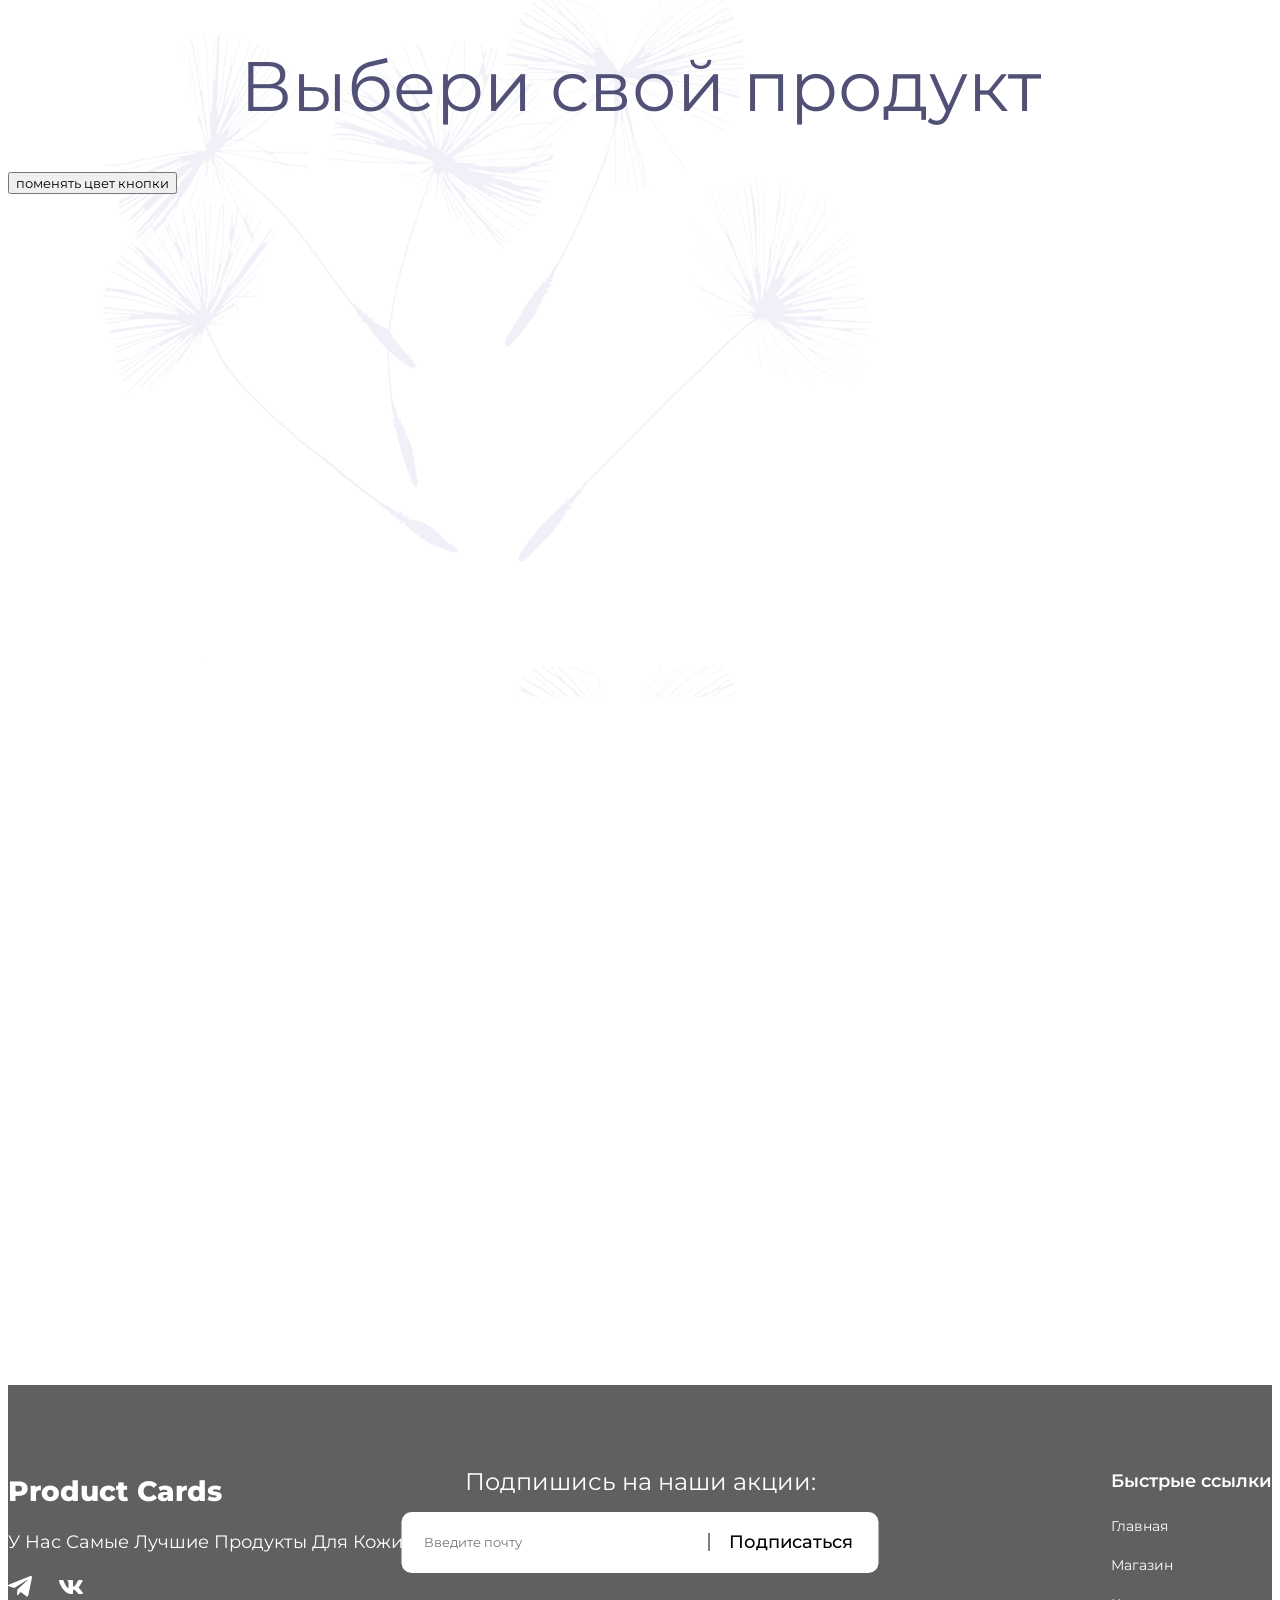
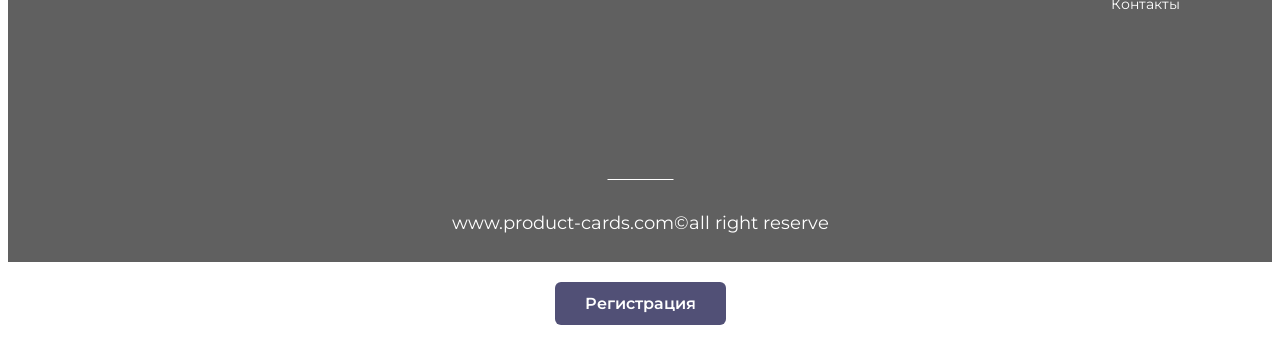
<file: index.html>
<!DOCTYPE html>
<html lang="en">
<head>
  <meta charset="UTF-8">
  <meta name="viewport" content="width=device-width, initial-scale=1.0">
  <link rel="preconnect" href="https://fonts.googleapis.com">
  <link rel="preconnect" href="https://fonts.gstatic.com" crossorigin>
  <link href="https://fonts.googleapis.com/css2?family=Montserrat:ital,wght@0,100..900;1,100..900&display=swap" rel="stylesheet">
  <link rel="stylesheet" href="style/style.css">
  <title>Document</title>
</head>
<body style="font-family: Montserrat;">
  <div class="bg-main"></div>
  <main>
    <h1 class="main-title">Выбери свой продукт</h1>
    <button id="color-btn">поменять цвет кнопки</button>

    <div class="product-card-wrapper"></div>

    <template id="product-card-template">
      <section class="product-card">
        <img class="product-card__img" src="" alt="">
        <p class="product-card__skin-type"></p>
        <h3 class="product-card__name"></h3>
        <p class="product-card__descr"></p>
        <span>Состав:</span>
        <ul class="product-card__ingredients-list"></ul>
        <div class="product-card__price-wrapper">
          <span class="product-card__price-text">Цена</span>
          <span class="product-card__price"></span>
        </div>
      </section>
    </template>
  </main>
  <footer class="shop-footer">
    <div class="footer-container">
      <div>
        <h2 class="footer-title">Product Cards</h2>
        <p class="footer-subtitle">У нас самые лучшие продукты для кожи!</p>
        <div class="footer-social">
          <img src="./icons/telegram-icon.svg" alt="Telegram" class="footer-social__icon">
          <img src="./icons/vk-icon.svg" alt="VK" class="footer-social__icon">
        </div>
      </div>
      <p class="footer-center-text">Подпишись на наши акции:</p>
      <form class="footer-subscribe-box" id="subscribe-form">
        <input type="email" name="email" class="subscribe-input" placeholder="Введите почту" required>
        <button type="submit" class="footer-button">Подписаться</button>
      </form>
      <nav class="footer-nav">
        <a href="#" class="footer-nav__main">Быстрые ссылки</a>
        <div class="footer-nav__links">
          <a href="#" class="footer-link">Главная</a>
          <a href="#" class="footer-link">Магазин</a>
          <a href="#" class="footer-link">Контакты</a>
        </div>
      </nav>   
    </div>
    <p class="footer-site">www.product-cards.com©all right reserve</p>
  </footer>

  <button id="register-btn">Регистрация</button>
  <div class="overlay"></div>
   
  <div class="modal" id="js-modal">
    <div class="modal__content">
      <button class="modal__close" type="button">x</button>
      <h2 class="registration-title">Регистрация</h2>
      <form class="registration-form" id="reg-form">
        <label for="firstName">Имя</label>
        <input id="firstName" name="firstName" placeholder="Введите имя" required>

        <label for="lastName">Фамилия</label>
        <input id="lastName" name="lastName" placeholder="Введите фамилию" required>

        <label for="birthDate">Дата рождения</label>
        <input id="birthDate" name="birthDate" type="date" required>

        <label for="login">Логин</label>
        <input id="login" type="email" name="login" required minlength="5">

        <label for="password">Пароль</label>
        <input id="password" name="password" type="password" required minlength="6">

        <label for="repeatPassword">Повтор пароля</label>
        <input id="repeatPassword" name="repeatPassword" type="password" required minlength="6">

        <button type="submit">Зарегистрироваться</button>
      </form>
    </div>
  </div>
  
    <script type="module" src="main.js"></script>
</body>
</html>
</file>
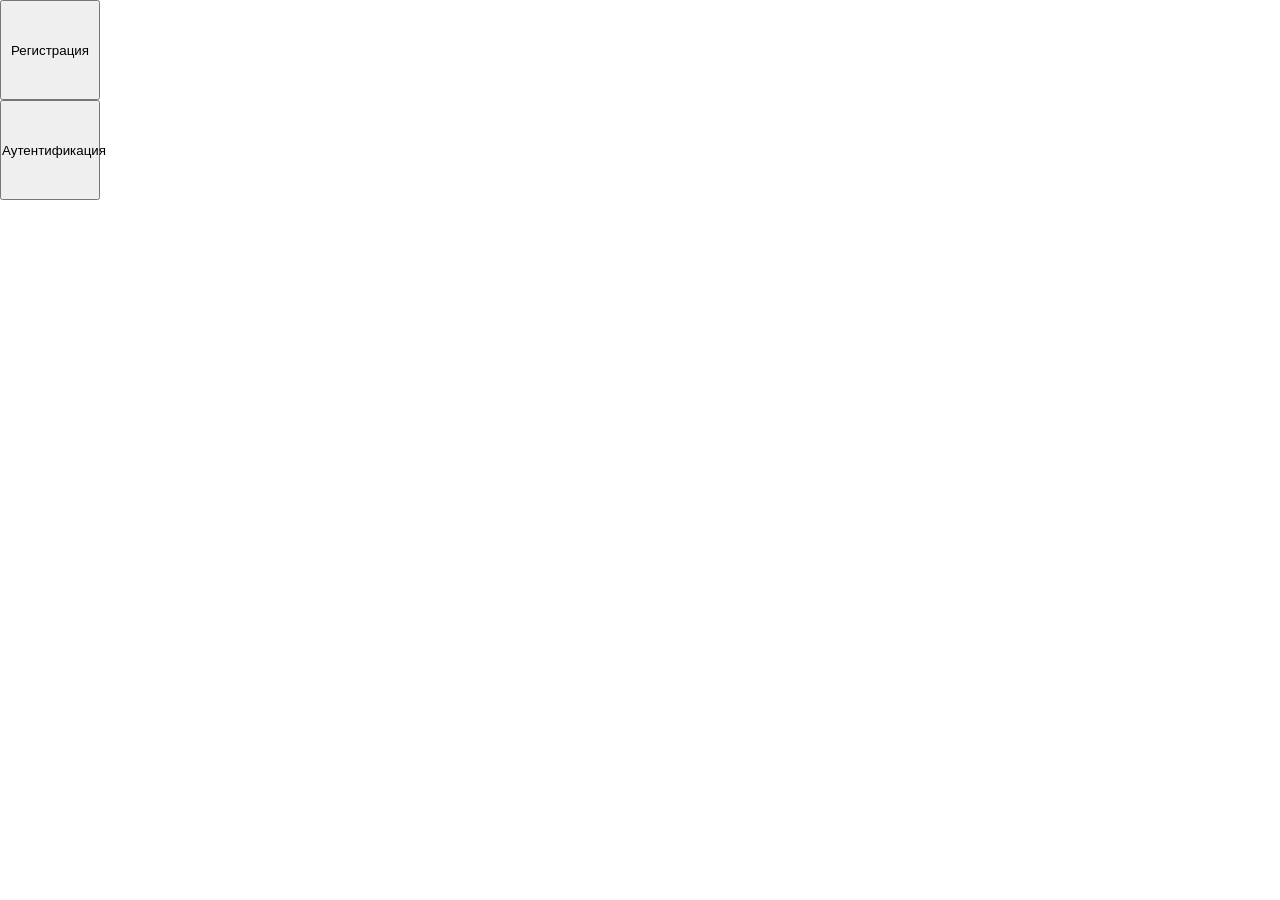
<file: homework-12/index.html>
<!DOCTYPE html>
<html lang="en">
<head>
  <meta charset="UTF-8">
  <meta name="viewport" content="width=device-width, initial-scale=1.0">
  <title>Document</title>
  <link rel="stylesheet" href="style.css">
</head>
<body>
  <div class="overlay" id="overlay"></div>

  <button class="button" id="registration-button">Регистрация</button>
  <button class="button" id="auth-button">Аутентификация</button>

  <div id="registration-modal" class="modal">
    <button class="modal-close-button">X</button>
    <h1>Регистрация</h1>
    <span>Пароль</span>
    <span>Повторите пароль</span>
    <span>Логин</span>
    <span>Почта</span>
  </div>

  <div id="auth-modal" class="modal">
    <button class="modal-close-button">X</button>
    <h1>Аутентификация</h1>
    <p>Логин</p>
    <p>Пароль</p>
  </div>

  <script type="module" src="script.js"></script>
</body>
</html>
</file>
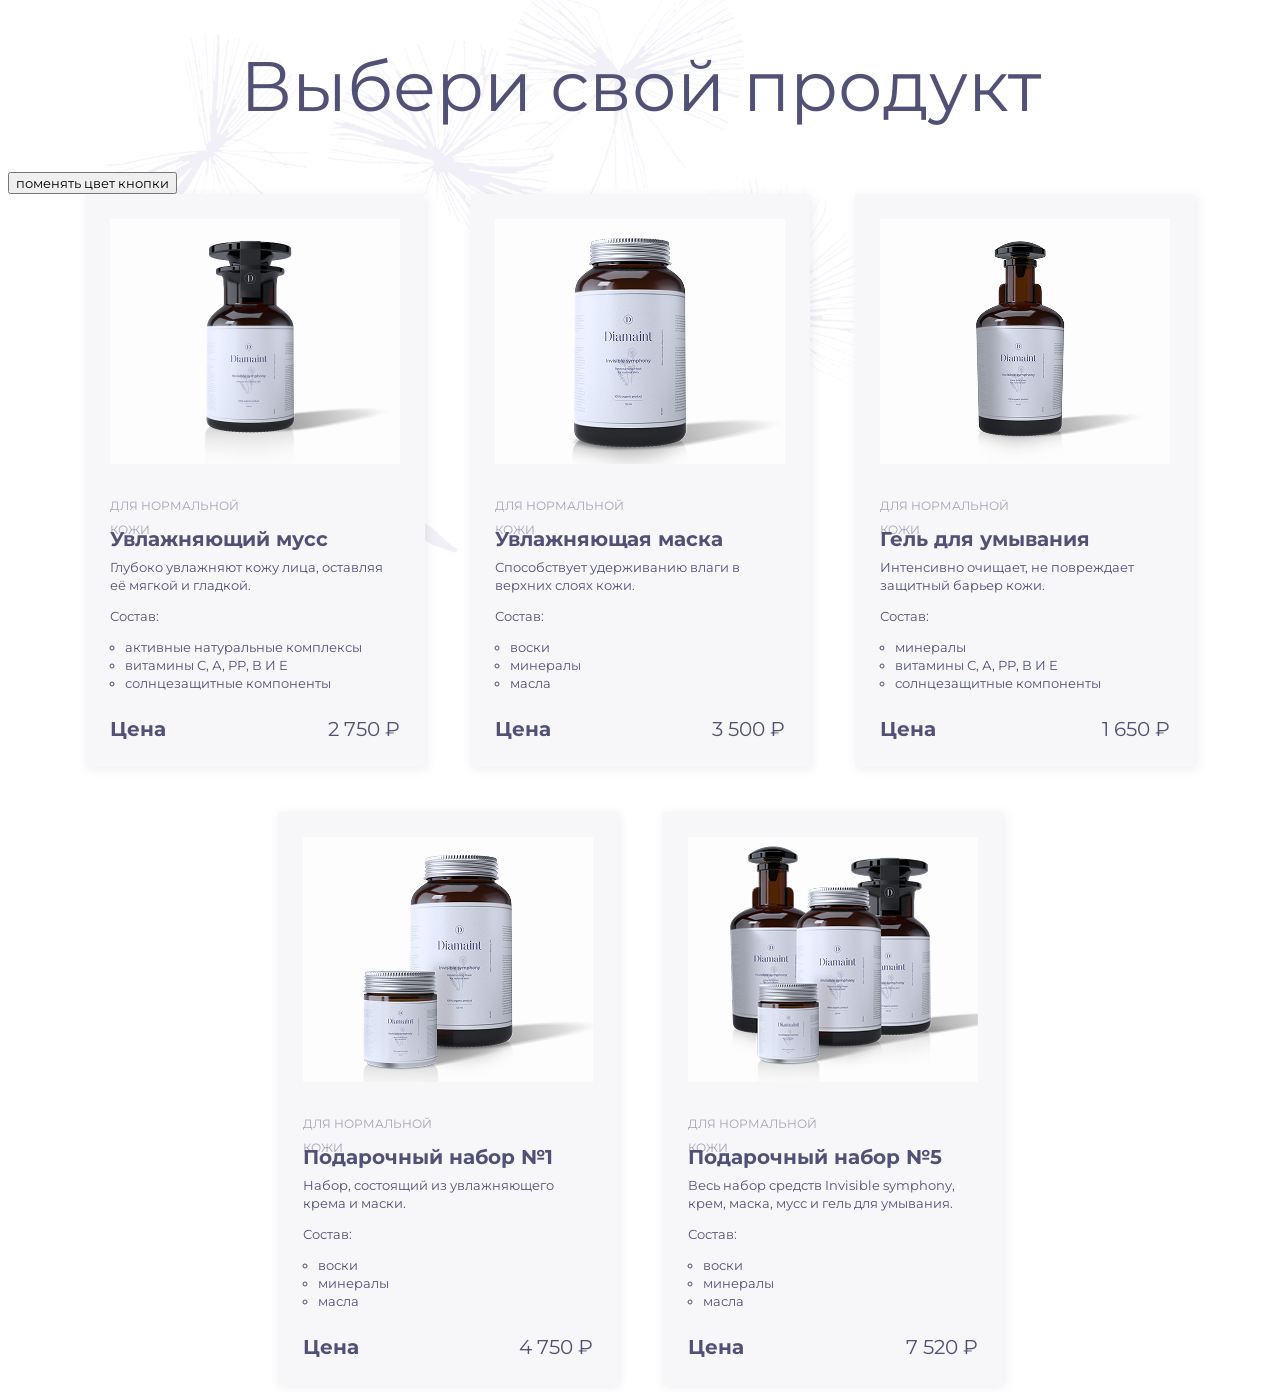
<file: indexCopy.html>
<!DOCTYPE html>
<html lang="en">
<head>
  <meta charset="UTF-8">
  <meta name="viewport" content="width=device-width, initial-scale=1.0">
  <link rel="preconnect" href="https://fonts.googleapis.com">
  <link rel="preconnect" href="https://fonts.gstatic.com" crossorigin>
  <link href="https://fonts.googleapis.com/css2?family=Montserrat:ital,wght@0,100..900;1,100..900&display=swap" rel="stylesheet">
  <link rel="stylesheet" href="style/style.css">
  <title>Document</title>
</head>
<body style="font-family: Montserrat;">
  <div class="bg-main"></div>
  <main>
    <h1 class="main-title">Выбери свой продукт</h1>
    <button id="color-btn">поменять цвет кнопки</button>
    <div class="product-card-wrapper">
      <section class="product-card">
          <img src="/images/moisturizing-mousse.png" alt="Увлажняющий мусс" class="product-card__img" width="290" height="245">  
          <p class="product-card__for-skin">для нормальной кожи</p>
          <h3 class="product-card__title">Увлажняющий мусс</h3>
          <p class="product-card__descr">Глубоко увлажняют кожу лица, оставляя её мягкой и гладкой.</p>
          <span class="product-card__text">Состав:</span>
          <ul class="product-card__composition">
            <li class="product-card__item" type="circle">активные натуральные комплексы</li>
            <li class="product-card__item" type="circle">витамины С, А, РР, В И Е</li>
            <li class="product-card__item" type="circle">солнцезащитные компоненты</li>
          </ul>
          <div class="product-card__price-wrapper">
            <span class="product-card__price-text">Цена</span>
            <span class="product-card__price">2 750 &#8381</span>
        </div>
      </section> 
      <section class="product-card">
          <img src="/images/moisturizing-mask.png" alt="Увлажняющая маска" class="product-card__img" width="290" height="245">  
          <p class="product-card__for-skin">для нормальной кожи</p>
          <h3 class="product-card__title">Увлажняющая маска</h3>
          <p class="product-card__descr">Способствует удерживанию влаги в верхних слоях кожи.</p>
          <span class="product-card__text">Состав:</span>
          <ul class="product-card__composition">
            <li class="product-card__item" type="circle">воски</li>
            <li class="product-card__item" type="circle">минералы</li>
            <li class="product-card__item" type="circle">масла</li>
          </ul>
          <div class="product-card__price-wrapper">
            <span class="product-card__price-text">Цена</span>
            <span class="product-card__price">3 500 &#8381</span>
        </div>
      </section> 
      <section class="product-card">
          <img src="/images/face-wash-gel.png" alt="Гель для умывания" class="product-card__img" width="290" height="245">  
          <p class="product-card__for-skin">для нормальной кожи</p>
          <h3 class="product-card__title">Гель для умывания</h3>
          <p class="product-card__descr">Интенсивно очищает, не повреждает защитный барьер кожи.</p>
          <span class="product-card__text">Состав:</span>
          <ul class="product-card__composition">
            <li class="product-card__item" type="circle">минералы</li>
            <li class="product-card__item" type="circle">витамины С, А, РР, В И Е</li>
            <li class="product-card__item" type="circle">солнцезащитные компоненты</li>
          </ul>
          <div class="product-card__price-wrapper">
            <span class="product-card__price-text">Цена</span>
            <span class="product-card__price">1 650 &#8381</span>
        </div>
      </section> 
      <section class="product-card">
          <img src="/images/gift-set-number-1.png" alt="Подарочный набор №1" class="product-card__img" width="290" height="245">  
          <p class="product-card__for-skin">для нормальной кожи</p>
          <h3 class="product-card__title">Подарочный набор №1</h3>
          <p class="product-card__descr">Набор, состоящий из увлажняющего крема и маски.</p>
          <span class="product-card__text">Состав:</span>
          <ul class="product-card__composition">
            <li class="product-card__item" type="circle">воски</li>
            <li class="product-card__item" type="circle">минералы</li>
            <li class="product-card__item" type="circle">масла</li>
          </ul>
          <div class="product-card__price-wrapper">
            <span class="product-card__price-text">Цена</span>
            <span class="product-card__price">4 750 &#8381</span>
        </div>
      </section> 
      <section class="product-card">
          <img src="/images/gift-set-number-5.png" alt="Подарочный набор №5" class="product-card__img" width="290" height="245">  
          <p class="product-card__for-skin">для нормальной кожи</p>
          <h3 class="product-card__title">Подарочный набор №5</h3>
          <p class="product-card__descr">Весь набор средств Invisible symphony, крем, маска, мусс и гель для умывания.</p>
          <span class="product-card__text">Состав:</span>
          <ul class="product-card__composition">
            <li class="product-card__item" type="circle">воски</li>
            <li class="product-card__item" type="circle">минералы</li>
            <li class="product-card__item" type="circle">масла</li>
          </ul>
          <div class="product-card__price-wrapper">
            <span class="product-card__price-text">Цена</span>
            <span class="product-card__price">7 520 &#8381</span>
        </div>
      </section> 
    </div>
    <script src="script.js"></script>
    <script src="homework-5.js"></script>
    <script src="homework-6.js"></script>
    <script type="module" src="homework-7.js"></script>
    <script type="module" src="homework-8.js"></script>
  </main>
</body>
</html>
</file>
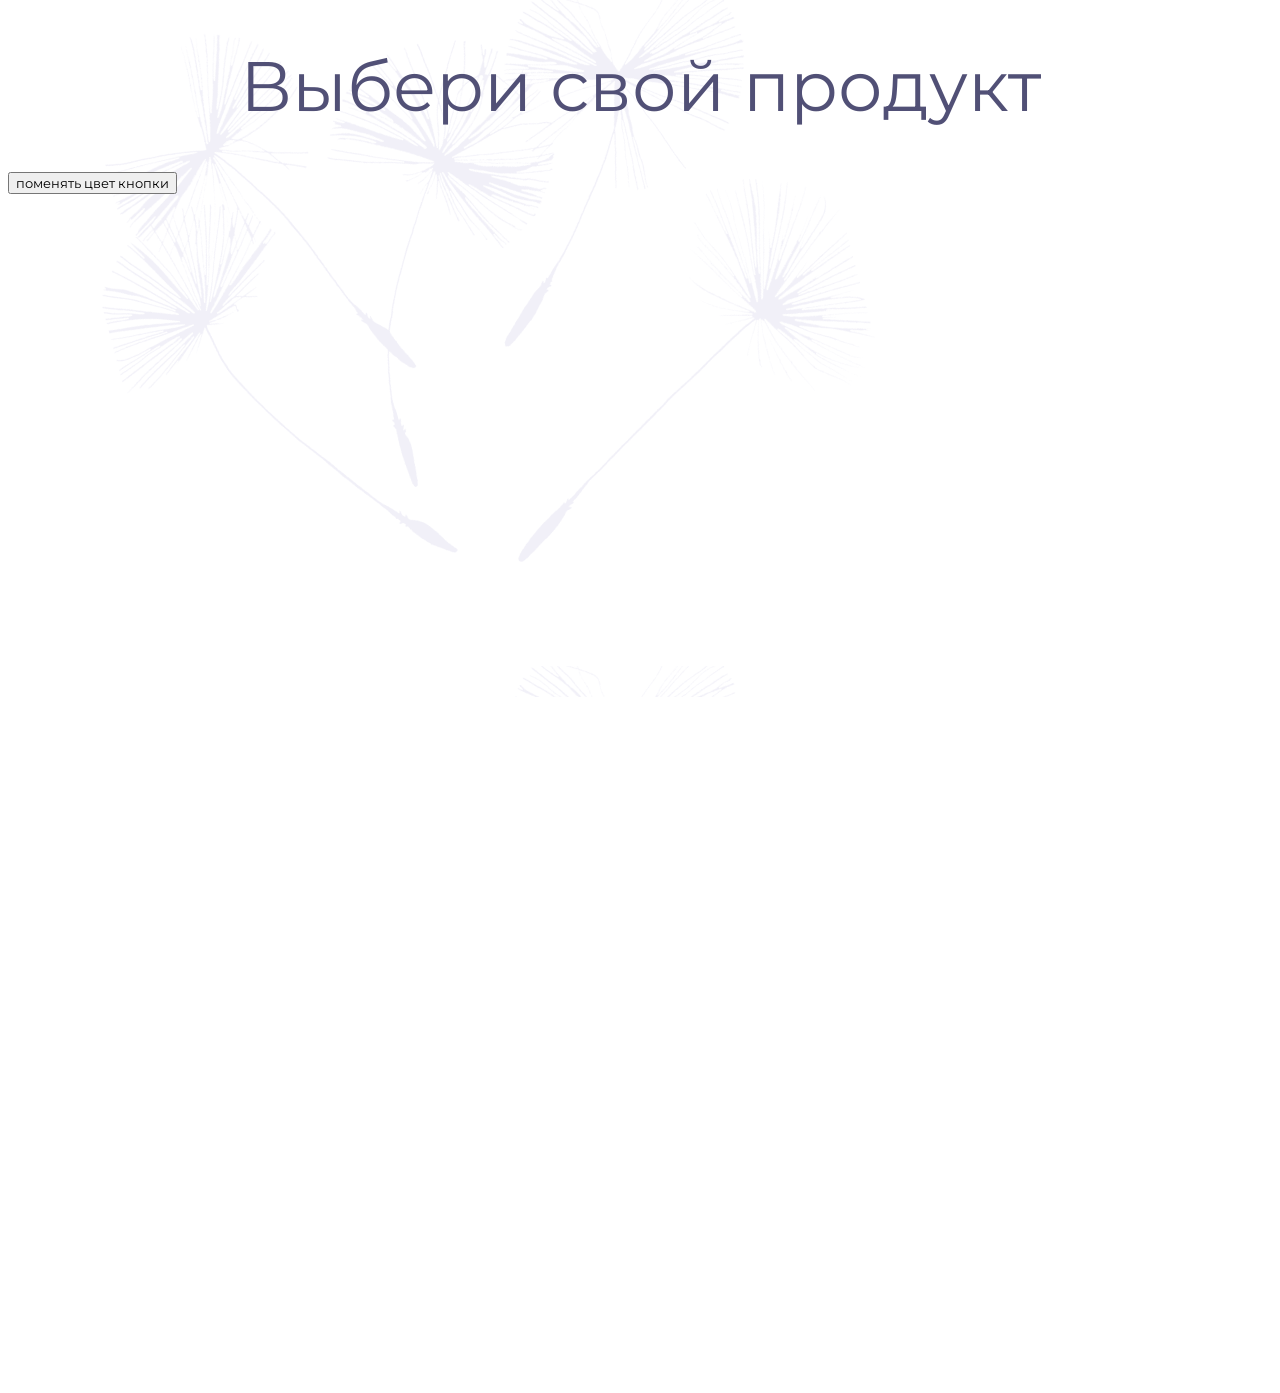
<file: indexCopy2.html>
<!DOCTYPE html>
<html lang="en">
<head>
  <meta charset="UTF-8">
  <meta name="viewport" content="width=device-width, initial-scale=1.0">
  <link rel="preconnect" href="https://fonts.googleapis.com">
  <link rel="preconnect" href="https://fonts.gstatic.com" crossorigin>
  <link href="https://fonts.googleapis.com/css2?family=Montserrat:ital,wght@0,100..900;1,100..900&display=swap" rel="stylesheet">
  <link rel="stylesheet" href="style/style.css">
  <title>Document</title>
</head>
<body style="font-family: Montserrat;">
  <div class="bg-main"></div>
  <main>
    <h1 class="main-title">Выбери свой продукт</h1>
    <button id="color-btn">поменять цвет кнопки</button>

    <div class="product-card-wrapper"></div>

    <template id="product-card-template">
      <section class="product-card">
        <img class="product-card__img" src="" alt="">
        <p class="product-card__skin-type"></p>
        <h3 class="product-card__name"></h3>
        <p class="product-card__descr"></p>
        <span>Состав:</span>
        <ul class="product-card__ingredients-list"></ul>
        <div class="product-card__price-wrapper">
          <span class="product-card__price-text">Цена</span>
          <span class="product-card__price"></span>
        </div>
      </section>
    </template>

    <script src="script.js"></script>
    <script src="homework-5.js"></script>
    <script src="homework-6.js"></script>
    <script type="module" src="homework-7.js"></script>
    <script type="module" src="homework-8.js"></script>
  </main>
</body>
</html>
</file>
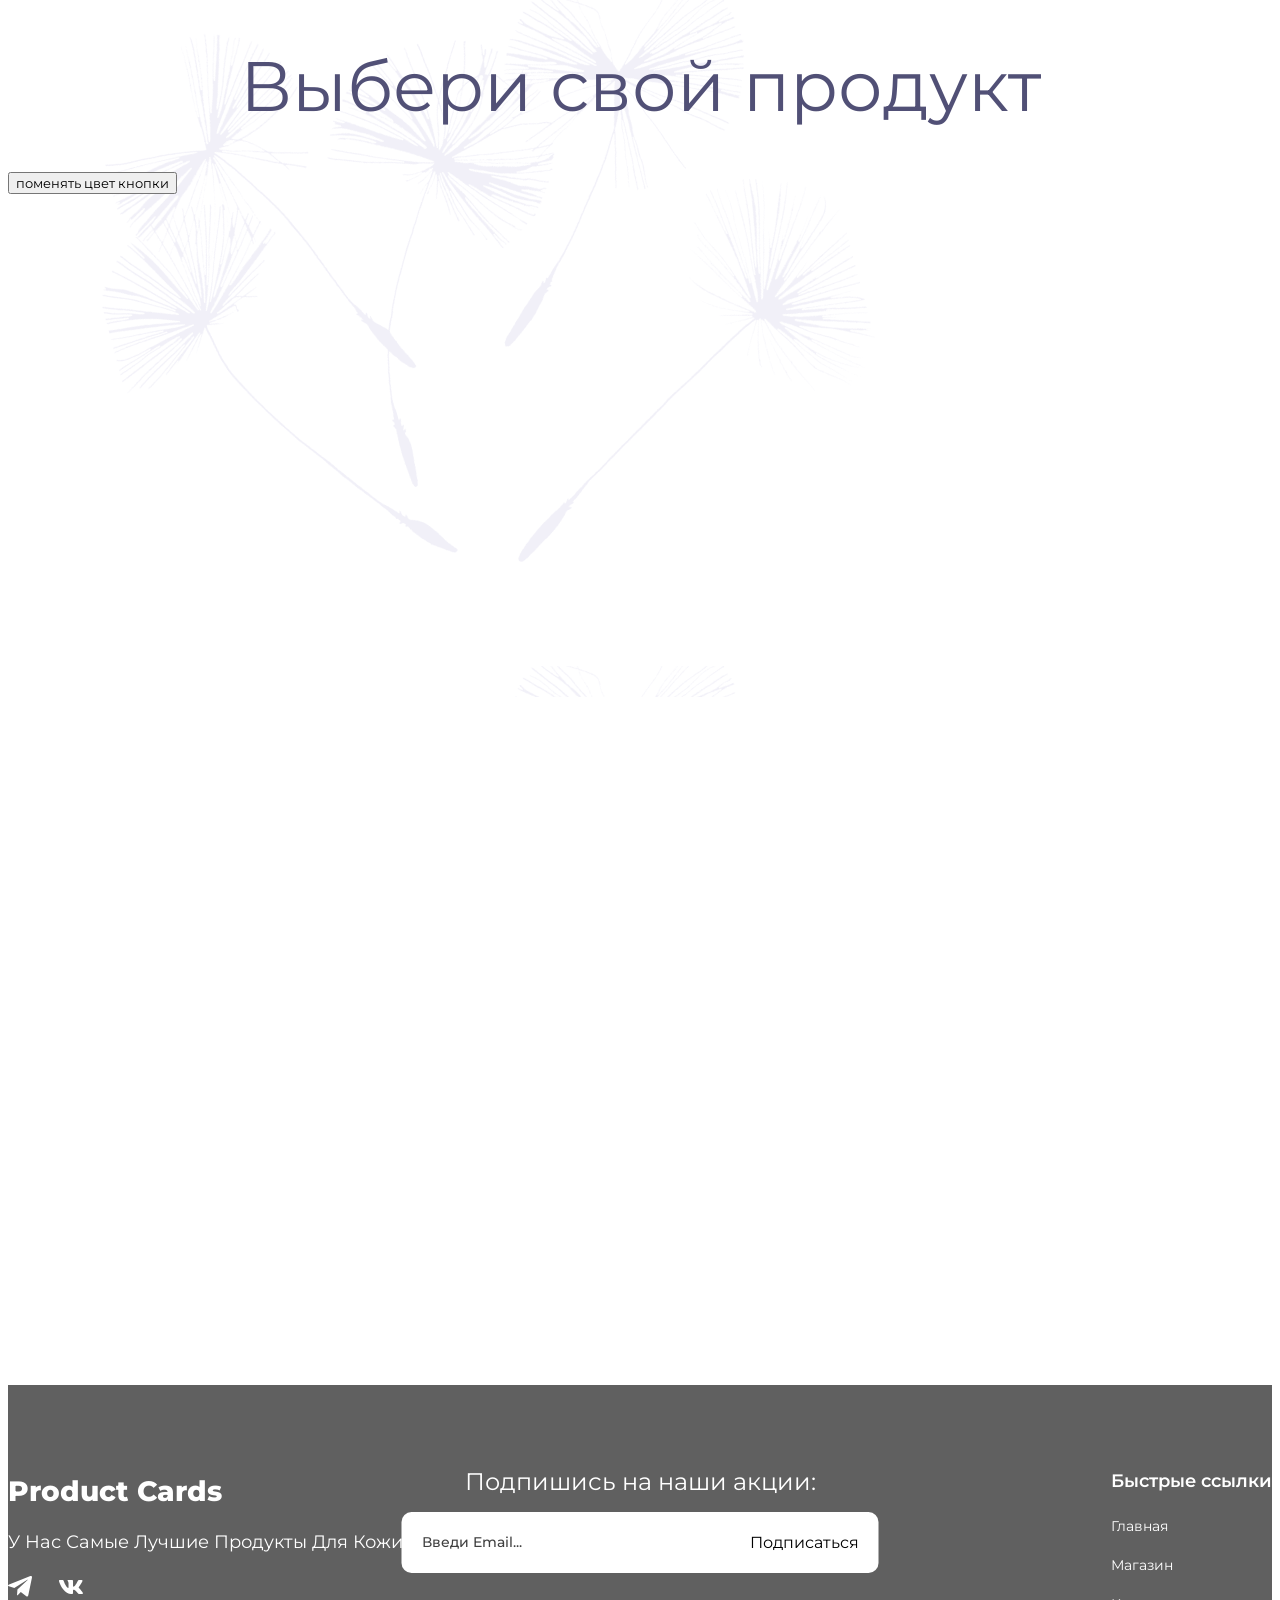
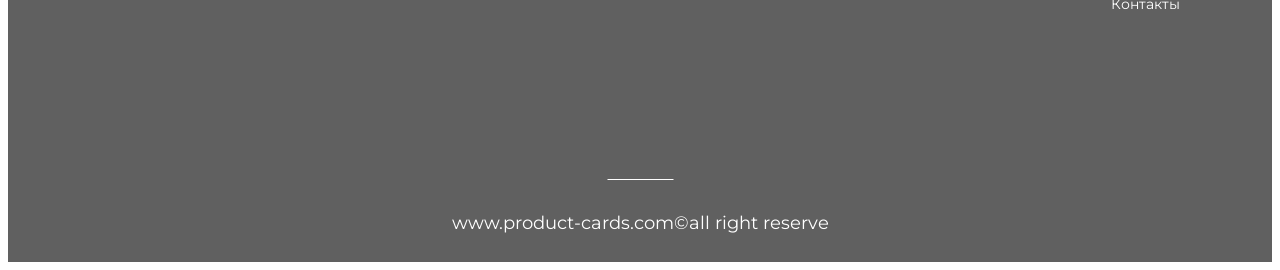
<file: indexCopy3.html>
<!DOCTYPE html>
<html lang="en">
<head>
  <meta charset="UTF-8">
  <meta name="viewport" content="width=device-width, initial-scale=1.0">
  <link rel="preconnect" href="https://fonts.googleapis.com">
  <link rel="preconnect" href="https://fonts.gstatic.com" crossorigin>
  <link href="https://fonts.googleapis.com/css2?family=Montserrat:ital,wght@0,100..900;1,100..900&display=swap" rel="stylesheet">
  <link rel="stylesheet" href="style/style.css">
  <title>Document</title>
</head>
<body style="font-family: Montserrat;">
  <div class="bg-main"></div>
  <main>
    <h1 class="main-title">Выбери свой продукт</h1>
    <button id="color-btn">поменять цвет кнопки</button>

    <div class="product-card-wrapper"></div>

    <template id="product-card-template">
      <section class="product-card">
        <img class="product-card__img" src="" alt="">
        <p class="product-card__skin-type"></p>
        <h3 class="product-card__name"></h3>
        <p class="product-card__descr"></p>
        <span>Состав:</span>
        <ul class="product-card__ingredients-list"></ul>
        <div class="product-card__price-wrapper">
          <span class="product-card__price-text">Цена</span>
          <span class="product-card__price"></span>
        </div>
      </section>
    </template>
    <script src="script.js"></script>
    <script src="homework-5.js"></script>
    <script src="homework-6.js"></script>
    <script type="module" src="homework-7.js"></script>
    <script type="module" src="homework-8.js"></script>
  </main>
  <footer class="shop-footer">
    <div class="footer-container">

      <div>
        <h2 class="footer-title">Product Cards</h2>
        <p class="footer-subtitle">У нас самые лучшие продукты для кожи!</p>
        <div class="footer-social">
          <img src="./icons/telegram-icon.svg" alt="Telegram" class="footer-social__icon">
          <img src="./icons/vk-icon.svg" alt="VK" class="footer-social__icon">
        </div>
      </div>

      <p class="footer-center-text">Подпишись на наши акции:</p>
      <div class="footer-subscribe-box">
          <span class="subscribe-placeholder">Введи Email...</span>
          <span class="subscribe-button">Подписаться</span>
      </div>

      <nav class="footer-nav">
        <a href="#" class="footer-nav__main">Быстрые ссылки</a>
        <div class="footer-nav__links">
          <a href="#" class="footer-link">Главная</a>
          <a href="#" class="footer-link">Магазин</a>
          <a href="#" class="footer-link">Контакты</a>
        </div>
      </nav>   
    </div>
    <p class="footer-site">www.product-cards.com©all right reserve</p>
  </footer>

</body>
</html>
</file>
<file: style/style.css>
.modal {
  z-index: 1001;
}

.overlay {
  z-index: 1000;
}

* {
  font-family: 'Montserrat';
  box-sizing: border-box;
}

.bg-main {
 background-image: url(../images/bg-main.png);
 position: absolute;
 width: 790px;
 height: 697px;
 top: 0;
 left: 85px;
 z-index: -1;
}

.main-title {
  top: 220px;
  font-weight: 400;
  font-style: normal;
  font-size: 70px;
  line-height: 78px;
  letter-spacing: 0;
  text-align: center;
  color: #515076;  
}

.product-card-wrapper {
  height: 1191px;
  width: 1110px;
  gap: 45px;
  flex-wrap: wrap;
  top: 408px;
  left: 85px;
  display: flex;
  justify-content: center;
  align-items: center;
  margin: 0 auto;
}

.product-card {
  width: 340px;
  height: 573px;
  padding: 25px 25px 303px 25px;
  box-shadow: 2px 2px 10px 0px rgba(81, 80, 118, 0.1);
  background-color: #F7F7FA;
  border: 1px;
  position: relative;
  box-sizing: border-box;
}

.product-card__img {
  display: block;
  width: 290px;
  height: 245px;
  left: 880px;
  top: 433px;
  margin: 0 auto;
}

.product-card__for-skin {
  width: 171px;
  height: 20px;
  top: 708px;
  left: 880px;
  margin-top: 30px;
  font-weight: 400;
  font-size: 12px;
  line-height: 24px;
  text-transform: uppercase;
  color: #A5A3B9;
}

.product-card__title {
  font-weight: 700;
  font-size: 20px;
  line-height: 27px;
  color: #515076;
  margin: 0;
}

.product-card__descr {
  font-size: 13px;
  line-height: 18px;
  font-weight: 400;
  color: #515076;
  margin-top: 5px;
}

.product-card__composition {
  font-weight: 400;
  font-size: 13px;
  line-height: 18px;
  padding: 0 0;
  margin-bottom: 25px;
}

.product-card__text {
  font-weight: 400;
  font-size: 13px;
  line-height: 18px;
  color: #515076;
  display: block;
}

.product-card__item {
  font-weight: 400;
  font-size: 13px;
  line-height: 18px;
  padding: 0 0;
  color: #515076;
  margin: 0 0 0 15px;
  font-style: normal;
}

.product-card__price-wrapper {
  width: 100%;
  min-height: 24px;
  justify-content: space-between;
  display: flex;
  box-sizing: border-box;
}

.product-card__price-text {
  font-style: normal;
  color: #515076;
  font-weight: 700;
  font-size: 20px;
  line-height: 24px;
}

.product-card__price {
  font-style: normal;
  color: #515076;
  font-weight: 400;
  font-size: 20px;
  line-height: 24px;
}

#color-btn.green {
  background-color: #0eff1a;
}

#color-btn.purple {
  background-color: #f093f0;
}

.shop-footer {
  width: 100%;
  max-width: 1728px;
  height: 477px;
  background-color: #606060;
  position: relative;
  display: flex;
  justify-content: center;
  margin: 0 auto;
}

.footer-container {
  width: 1569px;
  height: 147px;
  display: flex;
  justify-content: space-between;
  align-items: flex-start;
  position: relative;
  margin-top: 85px;
}

.footer-nav {
  display: flex;
  flex-direction: column;
  align-items: flex-start;
}

.footer-nav__main {
  display: block;
  margin-bottom: 23px;
  font-size: 18px;
  font-weight: 600;
  color: #fff;
  text-decoration: none;
}

.footer-nav__links {
  text-decoration: none;
  display: flex;
  flex-direction: column;
  color: #fff;
}

.footer-link {
  font-size: 14px;
  line-height: 22px;
  display: block;
  color: #fff;
  text-decoration: none;
}

.footer-link:not(:last-child) {
  margin-bottom: 17px;
}

.footer-title {
  font-weight: 800;
  font-size: 28px;
  line-height: 154%;
  text-transform: capitalize;
  color: #fff;
  margin: 0; 
}

.footer-subtitle {
  font-weight: 400;
  font-size: 18px;
  line-height: 154%;
  text-transform: capitalize;
  color: #fff;
  margin-top: 16px;
}

.footer-social {
  display: flex;
  align-items: center;
  flex-direction: row;
  gap: 27px;
  margin-top: 16px;
}

.footer-social__icon {
  width: 24px;
  height: 24px;
  display: block;
  object-fit: contain;
}

.footer-social__icon:hover {
  opacity: 0.7;
}

.footer-center-text {
  position: absolute;
  top: 0;
  left: 50%;
  transform: translateX(-50%);
  margin-top: 0;
  font-size: 24px;
  font-weight: 400;
  line-height: 100%;
  color: #fff;
  white-space: nowrap;
}

.footer-subscribe-box {
  position: absolute;
  top: 42px;
  left: 50%;
  transform: translateX(-50%);
  width: 477px;
  height: 61px;
  background-color: #fff;
  border-radius: 10px;
  display: flex;
  align-items: center;
  justify-content: space-between;
  padding: 0 20px;
  box-sizing: border-box;
}

.subscribe-placeholder {
  font-family: Montserrat;
  font-weight: 500;
  font-size: 14px;
  line-height: 100%;
  color: rgba(0, 0, 0, 0.75);
}

.footer-button {
  position: relative;
  font-family: Montserrat;
  font-weight: 500;
  font-size: 18px;
  line-height: 100%;
  color: #000;
  cursor: pointer;
  padding-left: 20px;
}

.footer-button::before {
  content: "";
  position: absolute;
  left: 0;
  top: 50%;
  transform: translateY(-50%);
  width: 1px;
  height: 18px;
  background: #000;
}

.footer-site {
  position: absolute;
  bottom: 28px;
  left: 50%;
  transform: translateX(-50%);
  font-weight: 400;
  font-size: 18px;
  color: #fff;
  margin: 0;
  white-space: nowrap;
}

.footer-site::before {
  content: "";
  position: absolute;
  top: -33px;
  left: 50%;
  transform: translateX(-50%);
  width: 66px;
  height: 1px;
  background: #fff;
}

.subscribe-input,
.footer-button {
  outline: none;
  border: none;
  background: none;
}

.modal {
  display: none;
  position: fixed;
  top: 50%;
  left: 50%;
  transform: translate(-50%, -50%);
  z-index: 1001;
  background: white;
  padding: 20px;
  border-radius: 8px;
}

.modal.modal-showed {
  display: block;
}

.overlay {
  display: none;
  position: fixed;
  top: 0;
  left: 0;
  width: 100vw;
  height: 100vh;
  background: rgba(0, 0, 0, 0.5);
  z-index: 1000;
}

.overlay.show {
  display: block;
}

.registration-form {
  display: flex;
  flex-direction: column;
  gap: 12px;
  padding: 20px;
}

.registration-title {
  display: inline-block;
  margin-left: 20px;
  margin-top: 30px;
}

.modal__close {
  float: right;
  cursor: pointer;
  border: none;
  background: none;
  font-size: 20px;
}

#register-btn {
  display: block;
  margin: 20px auto;
  padding: 12px 30px;
  background-color: #515076;
  color: #fff;
  border: none;
  border-radius: 6px;
  font-size: 16px;
  font-weight: 600;
  cursor: pointer;
  font-family: 'Montserrat', sans-serif;
}

#register-btn:hover {
  opacity: 0.85;
}

.registration-form label {
  font-size: 13px;
  font-weight: 600;
  color: #515076;
  margin-top: 4px;
}

.registration-form input {
  padding: 8px 12px;
  border: 1px solid #ccc;
  border-radius: 6px;
  font-size: 14px;
  font-family: 'Montserrat', sans-serif;
  outline: none;
}

.registration-form input:focus {
  border-color: #515076;
}

.registration-form button[type="submit"] {
  margin-top: 12px;
  padding: 10px;
  background-color: #515076;
  color: #fff;
  border: none;
  border-radius: 6px;
  font-size: 15px;
  font-weight: 600;
  cursor: pointer;
  font-family: 'Montserrat', sans-serif;
}
</file>
<file: homework-12/style.css>
* {
  margin: 0;
  padding: 0;
}

.button {
  display: block;
  width: 100px;
  height: 100px;
}

.modal-close-button {
  display: block;
  position: absolute;
  top: 10px;
  right: 10px;
  border: none;
  background-color: transparent;
  cursor: pointer;
  padding: 10px;
}

.modal {
  position: absolute;
  display: none;
  top: 50%;
  left: 50%;
  transform: translate(-50%, -50%);
  width: 60rem;
  height: 50rem;
  background-color: #fff;
  border-radius: 20px;
}

.modal-showed {
  display: block;
}

.overlay {
  width: 100%;
  height: 100%;
  position: absolute;
  display: none;
  background-color: rgb(0, 0, 0, 0.6);
}

.overlay-showed {
  display: block;
}
</file>
